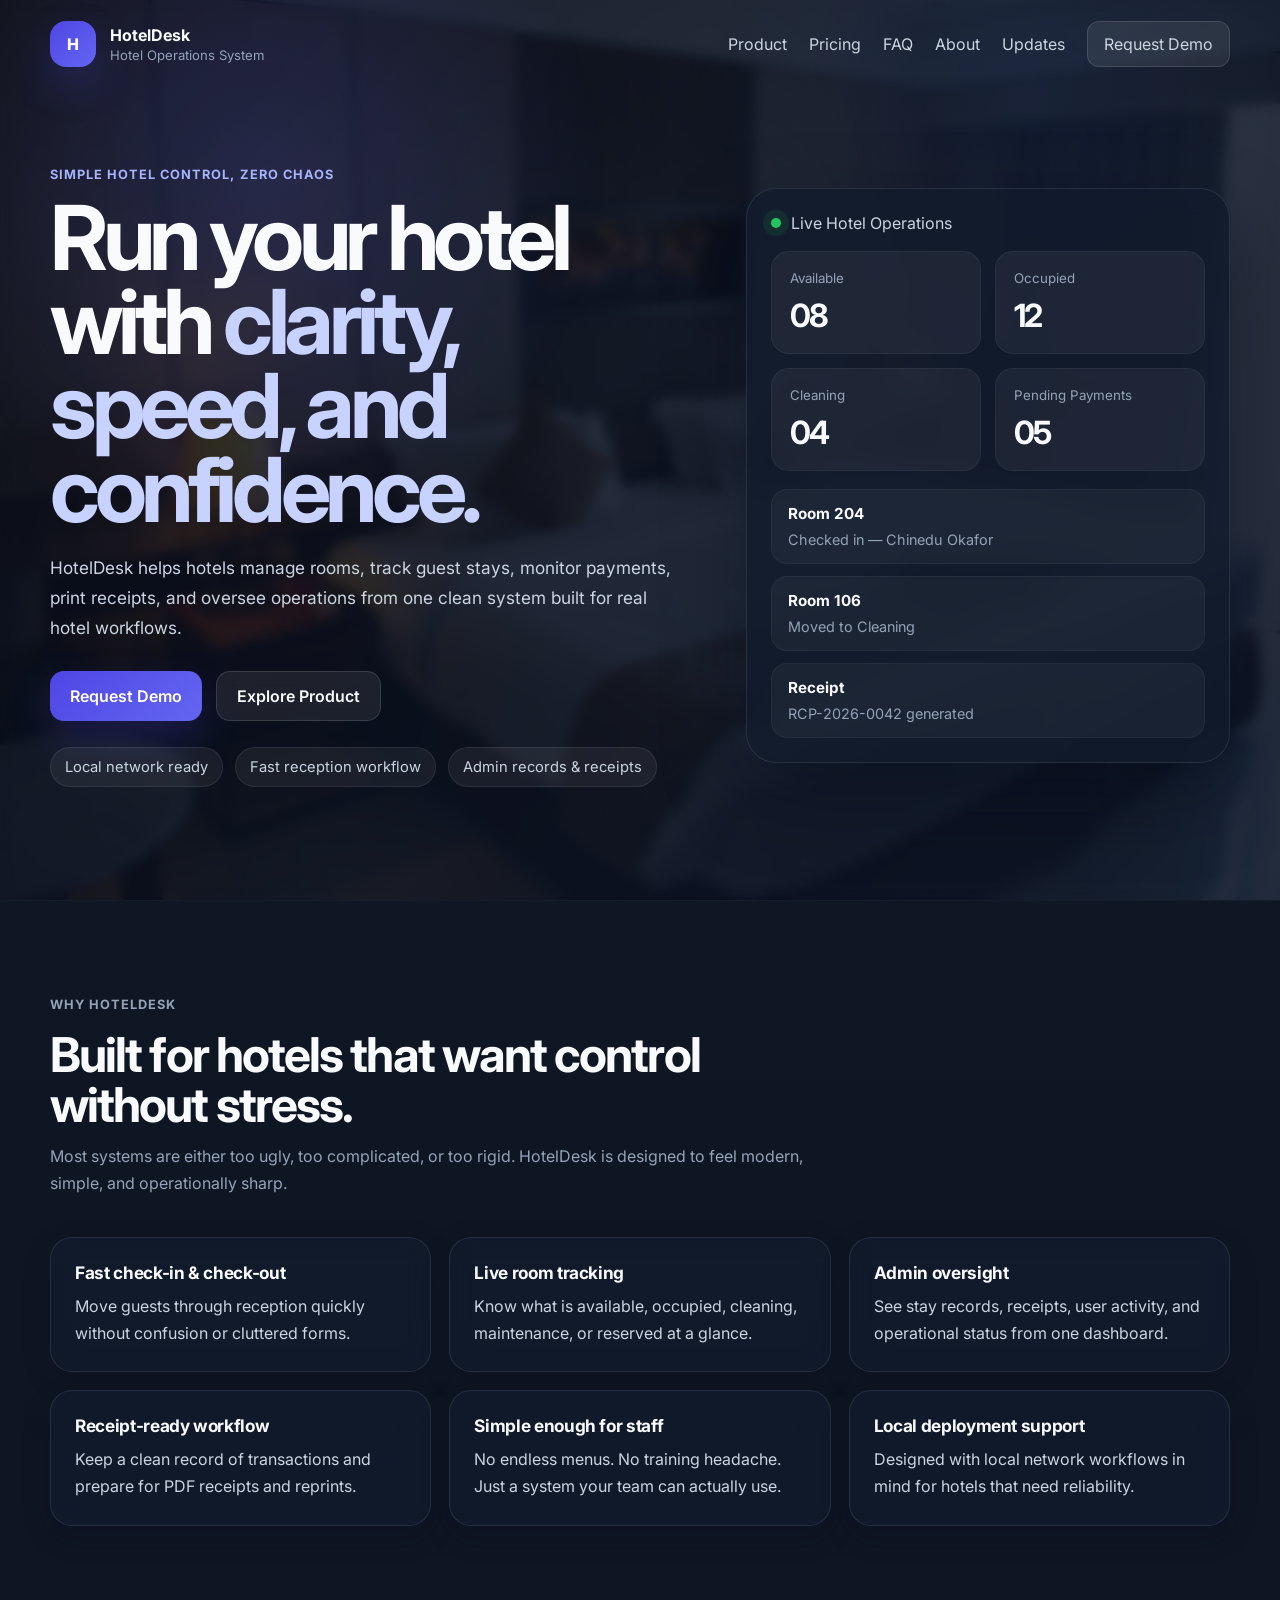
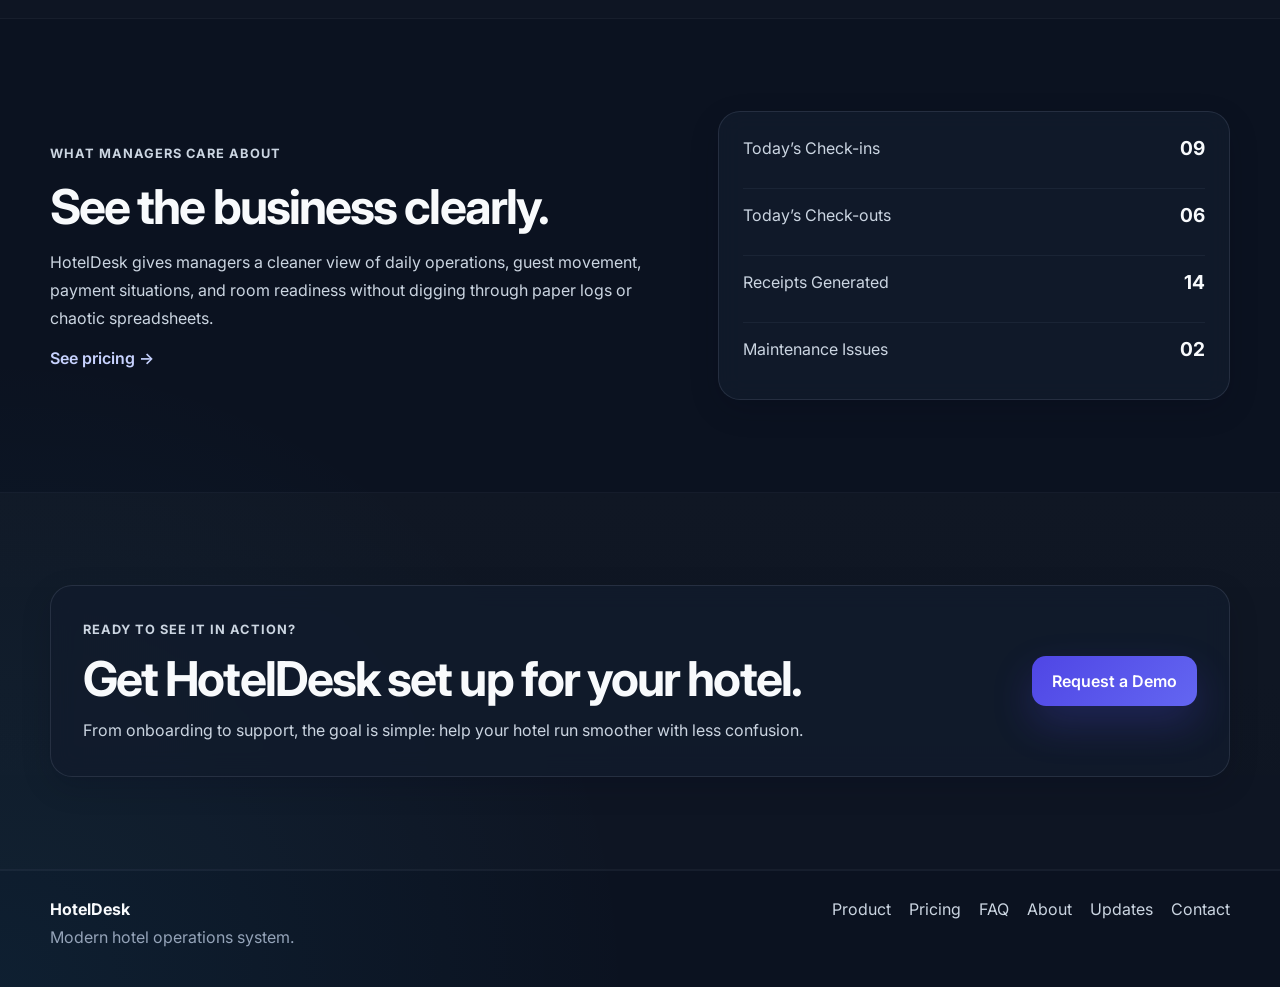
<file: index.html>
<!DOCTYPE html>
<html lang="en">
<head>
  <meta charset="UTF-8" />
  <meta name="viewport" content="width=device-width, initial-scale=1.0" />
  <title>HotelDesk — Modern Hotel Operations System</title>
  <link rel="preconnect" href="https://fonts.googleapis.com" />
  <link rel="preconnect" href="https://fonts.gstatic.com" crossorigin />
  <link
    href="https://fonts.googleapis.com/css2?family=Inter:wght@400;500;600;700;800&display=swap"
    rel="stylesheet"
  />
  <link rel="stylesheet" href="style.css" />
</head>
<body>
  <header class="site-header">
    <div class="container nav">
      <a href="index.html" class="brand">
        <div class="brand-mark">H</div>
        <div class="brand-text">
          <strong>HotelDesk</strong>
          <span>Hotel Operations System</span>
        </div>
      </a>

      <nav class="nav-links">
        <a href="product.html">Product</a>
        <a href="pricing.html">Pricing</a>
        <a href="faq.html">FAQ</a>
        <a href="about.html">About</a>
        <a href="updates.html">Updates</a>
        <a href="contact.html" class="nav-cta">Request Demo</a>
      </nav>
    </div>
  </header>

  <main>
    <section class="hero">
      <div class="hero-overlay"></div>
      <div class="container hero-content">
        <div class="hero-copy">
          <p class="eyebrow">Simple hotel control, zero chaos</p>
          <h1>
            Run your hotel with
            <span>clarity, speed, and confidence.</span>
          </h1>
          <p class="hero-text">
            HotelDesk helps hotels manage rooms, track guest stays, monitor payments,
            print receipts, and oversee operations from one clean system built for
            real hotel workflows.
          </p>

          <div class="hero-actions">
            <a href="contact.html" class="button button-primary">Request Demo</a>
            <a href="product.html" class="button button-secondary">Explore Product</a>
          </div>

          <div class="hero-points">
            <div class="hero-point">Local network ready</div>
            <div class="hero-point">Fast reception workflow</div>
            <div class="hero-point">Admin records & receipts</div>
          </div>
        </div>

        <div class="hero-card">
          <div class="hero-card-header">
            <span class="status-dot"></span>
            <span>Live Hotel Operations</span>
          </div>

          <div class="hero-metrics">
            <div class="metric-card">
              <small>Available</small>
              <strong>08</strong>
            </div>
            <div class="metric-card">
              <small>Occupied</small>
              <strong>12</strong>
            </div>
            <div class="metric-card">
              <small>Cleaning</small>
              <strong>04</strong>
            </div>
            <div class="metric-card">
              <small>Pending Payments</small>
              <strong>05</strong>
            </div>
          </div>

          <div class="hero-log">
            <div class="log-item">
              <strong>Room 204</strong>
              <span>Checked in — Chinedu Okafor</span>
            </div>
            <div class="log-item">
              <strong>Room 106</strong>
              <span>Moved to Cleaning</span>
            </div>
            <div class="log-item">
              <strong>Receipt</strong>
              <span>RCP-2026-0042 generated</span>
            </div>
          </div>
        </div>
      </div>
    </section>

    <section class="section section-dark">
      <div class="container">
        <div class="section-heading">
          <p class="eyebrow">Why HotelDesk</p>
          <h2>Built for hotels that want control without stress.</h2>
          <p>
            Most systems are either too ugly, too complicated, or too rigid.
            HotelDesk is designed to feel modern, simple, and operationally sharp.
          </p>
        </div>

        <div class="feature-grid">
          <article class="feature-card">
            <h3>Fast check-in & check-out</h3>
            <p>Move guests through reception quickly without confusion or cluttered forms.</p>
          </article>

          <article class="feature-card">
            <h3>Live room tracking</h3>
            <p>Know what is available, occupied, cleaning, maintenance, or reserved at a glance.</p>
          </article>

          <article class="feature-card">
            <h3>Admin oversight</h3>
            <p>See stay records, receipts, user activity, and operational status from one dashboard.</p>
          </article>

          <article class="feature-card">
            <h3>Receipt-ready workflow</h3>
            <p>Keep a clean record of transactions and prepare for PDF receipts and reprints.</p>
          </article>

          <article class="feature-card">
            <h3>Simple enough for staff</h3>
            <p>No endless menus. No training headache. Just a system your team can actually use.</p>
          </article>

          <article class="feature-card">
            <h3>Local deployment support</h3>
            <p>Designed with local network workflows in mind for hotels that need reliability.</p>
          </article>
        </div>
      </div>
    </section>

    <section class="section">
      <div class="container split-section">
        <div class="split-copy">
          <p class="eyebrow">What managers care about</p>
          <h2>See the business clearly.</h2>
          <p>
            HotelDesk gives managers a cleaner view of daily operations, guest movement,
            payment situations, and room readiness without digging through paper logs
            or chaotic spreadsheets.
          </p>
          <a href="pricing.html" class="text-link">See pricing →</a>
        </div>

        <div class="info-panel">
          <div class="info-row">
            <span>Today’s Check-ins</span>
            <strong>09</strong>
          </div>
          <div class="info-row">
            <span>Today’s Check-outs</span>
            <strong>06</strong>
          </div>
          <div class="info-row">
            <span>Receipts Generated</span>
            <strong>14</strong>
          </div>
          <div class="info-row">
            <span>Maintenance Issues</span>
            <strong>02</strong>
          </div>
        </div>
      </div>
    </section>

    <section class="section section-dark">
      <div class="container cta-panel">
        <div>
          <p class="eyebrow">Ready to see it in action?</p>
          <h2>Get HotelDesk set up for your hotel.</h2>
          <p>
            From onboarding to support, the goal is simple:
            help your hotel run smoother with less confusion.
          </p>
        </div>
        <a href="contact.html" class="button button-primary">Request a Demo</a>
      </div>
    </section>
  </main>

  <footer class="site-footer">
    <div class="container footer-content">
      <div>
        <strong>HotelDesk</strong>
        <p>Modern hotel operations system.</p>
      </div>

      <div class="footer-links">
        <a href="product.html">Product</a>
        <a href="pricing.html">Pricing</a>
        <a href="faq.html">FAQ</a>
        <a href="about.html">About</a>
        <a href="updates.html">Updates</a>
        <a href="contact.html">Contact</a>
      </div>
    </div>
  </footer>
</body>
</html>
</file>
<file: style.css>
:root {
  --bg: #0b1220;
  --bg-soft: #10192b;
  --panel: rgba(18, 27, 45, 0.82);
  --panel-solid: rgba(20, 31, 52, 0.96);
  --line: rgba(148, 163, 184, 0.16);

  --text: #f8fafc;
  --text-soft: #cbd5e1;
  --text-muted: #94a3b8;

  --primary: #4f46e5;
  --primary-2: #6366f1;
  --glow: rgba(79, 70, 229, 0.24);

  --radius-sm: 14px;
  --radius-md: 22px;
  --radius-lg: 30px;

  --shadow-sm: 0 10px 30px rgba(2, 8, 23, 0.16);
  --shadow-md: 0 24px 60px rgba(2, 8, 23, 0.24);
  --shadow-lg: 0 32px 80px rgba(2, 8, 23, 0.34);

  --container: 1180px;
}

*,
*::before,
*::after {
  box-sizing: border-box;
}

html {
  scroll-behavior: smooth;
}

body {
  margin: 0;
  font-family: "Inter", sans-serif;
  color: var(--text);
  background:
    radial-gradient(circle at top right, rgba(79, 70, 229, 0.14), transparent 26%),
    radial-gradient(circle at bottom left, rgba(56, 189, 248, 0.08), transparent 22%),
    var(--bg);
  -webkit-font-smoothing: antialiased;
  text-rendering: optimizeLegibility;
}

a {
  color: inherit;
  text-decoration: none;
}

h1,
h2,
h3,
p {
  margin: 0;
}

.container {
  width: min(calc(100% - 48px), var(--container));
  margin: 0 auto;
}

.site-header {
  position: absolute;
  inset: 0 0 auto 0;
  z-index: 20;
}

.nav {
  min-height: 88px;
  display: flex;
  align-items: center;
  justify-content: space-between;
  gap: 20px;
}

.brand {
  display: inline-flex;
  align-items: center;
  gap: 14px;
}

.brand-mark {
  width: 46px;
  height: 46px;
  border-radius: 16px;
  display: grid;
  place-items: center;
  font-weight: 800;
  background: linear-gradient(135deg, var(--primary), var(--primary-2));
  box-shadow: 0 18px 40px var(--glow);
}

.brand-text {
  display: flex;
  flex-direction: column;
  gap: 2px;
}

.brand-text strong {
  font-size: 1rem;
}

.brand-text span {
  font-size: 0.82rem;
  color: var(--text-muted);
}

.nav-links {
  display: flex;
  align-items: center;
  gap: 22px;
  color: var(--text-soft);
}

.nav-links a:hover {
  color: var(--text);
}

.nav-cta {
  padding: 12px 16px;
  border-radius: 12px;
  background: rgba(255, 255, 255, 0.08);
  border: 1px solid rgba(255, 255, 255, 0.12);
}

.hero {
  position: relative;
  min-height: 100vh;
  overflow: hidden;
  background:
    linear-gradient(135deg, rgba(8, 12, 24, 0.84), rgba(13, 22, 40, 0.9)),
    url("hero.jpg") center/cover no-repeat;
}

.hero::before {
  content: "";
  position: absolute;
  inset: 0;
  backdrop-filter: blur(6px);
  -webkit-backdrop-filter: blur(6px);
}

.hero-overlay {
  position: absolute;
  inset: 0;
  background:
    radial-gradient(circle at 20% 20%, rgba(99, 102, 241, 0.18), transparent 28%),
    radial-gradient(circle at 80% 10%, rgba(59, 130, 246, 0.08), transparent 24%);
}

.hero-content {
  position: relative;
  z-index: 2;
  min-height: 100vh;
  display: grid;
  grid-template-columns: minmax(0, 1.15fr) minmax(320px, 0.85fr);
  align-items: center;
  gap: 40px;
  padding: 120px 0 70px;
}

.eyebrow {
  display: inline-block;
  margin-bottom: 14px;
  font-size: 0.8rem;
  font-weight: 700;
  letter-spacing: 0.08em;
  text-transform: uppercase;
  color: #a5b4fc;
}

.hero-copy h1 {
  font-size: clamp(3rem, 7vw, 5.8rem);
  line-height: 0.94;
  letter-spacing: -0.06em;
  margin-bottom: 20px;
  max-width: 780px;
}

.hero-copy h1 span {
  color: #c7d2fe;
}

.hero-text {
  max-width: 640px;
  font-size: 1.08rem;
  line-height: 1.75;
  color: var(--text-soft);
  margin-bottom: 28px;
}

.hero-actions {
  display: flex;
  align-items: center;
  gap: 14px;
  flex-wrap: wrap;
  margin-bottom: 26px;
}

.button {
  min-height: 50px;
  padding: 0 20px;
  border-radius: 14px;
  display: inline-flex;
  align-items: center;
  justify-content: center;
  font-weight: 600;
  transition:
    transform 0.22s ease,
    box-shadow 0.22s ease,
    background-color 0.22s ease,
    border-color 0.22s ease;
}

.button:hover {
  transform: translateY(-1px);
}

.button-primary {
  color: #fff;
  background: linear-gradient(135deg, var(--primary), var(--primary-2));
  box-shadow: 0 18px 40px var(--glow);
}

.button-secondary {
  color: var(--text);
  background: rgba(255, 255, 255, 0.08);
  border: 1px solid rgba(255, 255, 255, 0.12);
  backdrop-filter: blur(10px);
  -webkit-backdrop-filter: blur(10px);
}

.hero-points {
  display: flex;
  flex-wrap: wrap;
  gap: 12px;
}

.hero-point {
  padding: 10px 14px;
  border-radius: 999px;
  background: rgba(255, 255, 255, 0.06);
  border: 1px solid rgba(255, 255, 255, 0.08);
  color: var(--text-soft);
  font-size: 0.92rem;
}

.hero-card {
  background: var(--panel);
  border: 1px solid var(--line);
  border-radius: var(--radius-lg);
  padding: 24px;
  box-shadow: var(--shadow-lg);
  backdrop-filter: blur(14px);
  -webkit-backdrop-filter: blur(14px);
}

.hero-card-header {
  display: flex;
  align-items: center;
  gap: 10px;
  color: var(--text-soft);
  margin-bottom: 18px;
}

.status-dot {
  width: 10px;
  height: 10px;
  border-radius: 999px;
  background: #22c55e;
  box-shadow: 0 0 0 8px rgba(34, 197, 94, 0.1);
}

.hero-metrics {
  display: grid;
  grid-template-columns: repeat(2, minmax(0, 1fr));
  gap: 14px;
  margin-bottom: 18px;
}

.metric-card {
  background: rgba(255, 255, 255, 0.05);
  border: 1px solid rgba(148, 163, 184, 0.08);
  border-radius: 18px;
  padding: 18px;
}

.metric-card small {
  display: block;
  color: var(--text-muted);
  margin-bottom: 10px;
}

.metric-card strong {
  font-size: 2rem;
  letter-spacing: -0.04em;
}

.hero-log {
  display: grid;
  gap: 12px;
}

.log-item {
  background: rgba(255, 255, 255, 0.04);
  border-radius: 16px;
  padding: 14px 16px;
  border: 1px solid rgba(148, 163, 184, 0.08);
}

.log-item strong {
  display: block;
  margin-bottom: 6px;
  font-size: 0.95rem;
}

.log-item span {
  color: var(--text-muted);
  font-size: 0.9rem;
}

.section {
  padding: 92px 0;
}

.section-dark {
  background:
    linear-gradient(180deg, rgba(255, 255, 255, 0.02), rgba(255, 255, 255, 0.01));
  border-top: 1px solid rgba(148, 163, 184, 0.05);
  border-bottom: 1px solid rgba(148, 163, 184, 0.05);
}

.section-heading {
  max-width: 760px;
  margin-bottom: 40px;
}

.section-heading h2 {
  font-size: clamp(2rem, 4vw, 3rem);
  line-height: 1.05;
  letter-spacing: -0.04em;
  margin-bottom: 12px;
}

.section-heading p {
  color: var(--text-muted);
  line-height: 1.7;
}

.feature-grid {
  display: grid;
  grid-template-columns: repeat(3, minmax(0, 1fr));
  gap: 18px;
}

.feature-card,
.info-panel,
.cta-panel,
.why__item {
  background: var(--panel);
  border: 1px solid var(--line);
  border-radius: var(--radius-md);
  box-shadow: var(--shadow-sm);
  backdrop-filter: blur(12px);
  -webkit-backdrop-filter: blur(12px);
}

.feature-card {
  padding: 24px;
}

.feature-card h3 {
  margin-bottom: 10px;
  font-size: 1.08rem;
  letter-spacing: -0.02em;
}

.feature-card p {
  color: var(--text-soft);
  line-height: 1.7;
}

.split-section {
  display: grid;
  grid-template-columns: minmax(0, 1fr) minmax(320px, 0.8fr);
  gap: 28px;
  align-items: center;
}

.split-copy h2 {
  font-size: clamp(2rem, 4vw, 3rem);
  line-height: 1.05;
  letter-spacing: -0.04em;
  margin-bottom: 16px;
}

.split-copy p {
  color: var(--text-soft);
  line-height: 1.75;
  margin-bottom: 16px;
}

.text-link {
  color: #c7d2fe;
  font-weight: 600;
}

.info-panel {
  padding: 24px;
  display: grid;
  gap: 14px;
}

.info-row {
  display: flex;
  align-items: center;
  justify-content: space-between;
  gap: 14px;
  padding: 14px 0;
  border-top: 1px solid rgba(148, 163, 184, 0.08);
}

.info-row:first-child {
  border-top: 0;
  padding-top: 0;
}

.info-row span {
  color: var(--text-soft);
}

.info-row strong {
  font-size: 1.2rem;
}

.cta-panel {
  padding: 32px;
  display: flex;
  align-items: center;
  justify-content: space-between;
  gap: 24px;
}

.cta-panel h2 {
  font-size: clamp(2rem, 4vw, 3rem);
  line-height: 1.05;
  letter-spacing: -0.04em;
  margin-bottom: 12px;
}

.cta-panel p {
  color: var(--text-soft);
  line-height: 1.7;
  max-width: 720px;
}

.site-footer {
  padding: 28px 0 40px;
  border-top: 1px solid rgba(148, 163, 184, 0.08);
}

.footer-content {
  display: flex;
  align-items: flex-start;
  justify-content: space-between;
  gap: 20px;
}

.footer-content p {
  color: var(--text-muted);
  margin-top: 8px;
}

.footer-links {
  display: flex;
  flex-wrap: wrap;
  gap: 18px;
  color: var(--text-soft);
}

@media (max-width: 1100px) {
  .hero-content,
  .split-section {
    grid-template-columns: 1fr;
  }

  .feature-grid {
    grid-template-columns: repeat(2, minmax(0, 1fr));
  }

  .hero-card {
    max-width: 640px;
  }
}

@media (max-width: 720px) {
  .container,
  .nav,
  .hero-content {
    width: calc(100% - 24px);
  }

  .nav {
    min-height: 76px;
    flex-direction: column;
    justify-content: center;
    align-items: flex-start;
    padding: 12px 0;
  }

  .nav-links {
    flex-wrap: wrap;
    gap: 14px;
  }

  .hero-content {
    padding: 140px 0 72px;
  }

  .hero-text {
    font-size: 1rem;
  }

  .hero-actions {
    flex-direction: column;
    align-items: stretch;
  }

  .button {
    width: 100%;
  }

  .feature-grid,
  .hero-metrics {
    grid-template-columns: 1fr;
  }

  .cta-panel,
  .footer-content {
    flex-direction: column;
    align-items: flex-start;
  }

  .section {
    padding: 72px 0;
  }
}

.price-note {
  color: var(--text-muted);
  line-height: 1.6;
  margin-bottom: 16px;
}

.faq-list {
  display: grid;
  gap: 18px;
}

.faq-item {
  padding: 24px;
  background: var(--panel);
  border: 1px solid var(--line);
  border-radius: var(--radius-md);
  box-shadow: var(--shadow-sm);
  backdrop-filter: blur(12px);
  -webkit-backdrop-filter: blur(12px);
}

.faq-item h3 {
  margin-bottom: 10px;
  font-size: 1.08rem;
  letter-spacing: -0.02em;
}

.faq-item p {
  color: var(--text-soft);
  line-height: 1.7;
}

.hero--inner {
  min-height: 68vh;
  background:
    linear-gradient(135deg, rgba(8, 12, 24, 0.88), rgba(13, 22, 40, 0.92)),
    url("assets/images/hotel-product-hero.jpg") center/cover no-repeat;
}

.hero-content--inner {
  min-height: 68vh;
  padding: 140px 0 72px;
  grid-template-columns: 1fr;
}

.hero-content--inner .hero-copy {
  max-width: 820px;
}

.pricing {
  display: grid;
  grid-template-columns: repeat(3, minmax(0, 1fr));
  gap: 18px;
}

.price-card {
  padding: 28px;
  background: var(--panel);
  border: 1px solid var(--line);
  border-radius: var(--radius-md);
  box-shadow: var(--shadow-sm);
  backdrop-filter: blur(12px);
  -webkit-backdrop-filter: blur(12px);
}

.price-card h3 {
  margin-bottom: 10px;
  font-size: 1.08rem;
  letter-spacing: -0.02em;
}

.price {
  font-size: 2.4rem;
  line-height: 1;
  letter-spacing: -0.05em;
  font-weight: 800;
  margin: 10px 0 18px;
}

.price-card ul {
  margin: 0;
  padding-left: 1.1rem;
  display: grid;
  gap: 10px;
}

.price-card li {
  color: var(--text-soft);
  line-height: 1.65;
}

.price-card--highlight {
  border-color: rgba(99, 102, 241, 0.28);
  box-shadow:
    0 0 0 1px rgba(99, 102, 241, 0.08),
    0 24px 60px rgba(79, 70, 229, 0.18);
  transform: translateY(-6px);
}

@media (max-width: 1100px) {
  .pricing {
    grid-template-columns: 1fr;
  }

  .price-card--highlight {
    transform: none;
  }
}
@media (max-width: 720px) {
  .site-header {
    position: absolute;
    inset: 0 0 auto 0;
    background: rgba(11, 18, 32, 0.72);
    backdrop-filter: blur(10px);
    -webkit-backdrop-filter: blur(10px);
  }

  .nav {
    min-height: auto;
    flex-direction: column;
    align-items: flex-start;
    justify-content: center;
    gap: 12px;
    padding: 14px 0 16px;
  }

  .nav-links {
    width: 100%;
    display: flex;
    flex-wrap: wrap;
    gap: 10px 14px;
  }

  .nav-cta {
    margin-top: 2px;
  }

  .hero-content {
    padding: 190px 0 72px;
  }

  .hero-content--inner {
    padding: 210px 0 72px;
  }

  .hero-copy h1 {
    font-size: clamp(2.3rem, 12vw, 3.4rem);
    line-height: 0.98;
  }

  .hero-text {
    max-width: 100%;
  }
}
.contact-form {
  display: grid;
  gap: 16px;
}

.form-group {
  display: grid;
  gap: 8px;
}

.form-group label {
  font-size: 0.92rem;
  font-weight: 600;
  color: var(--text-soft);
}

.form-group input,
.form-group select,
.form-group textarea {
  width: 100%;
  border: 1px solid rgba(148, 163, 184, 0.12);
  background: rgba(255, 255, 255, 0.05);
  color: var(--text);
  border-radius: 14px;
  padding: 14px 16px;
  font: inherit;
  outline: none;
  transition: border-color 0.22s ease, box-shadow 0.22s ease, background-color 0.22s ease;
}

.form-group input::placeholder,
.form-group textarea::placeholder {
  color: var(--text-muted);
}

.form-group input:focus,
.form-group select:focus,
.form-group textarea:focus {
  border-color: rgba(99, 102, 241, 0.55);
  box-shadow: 0 0 0 4px rgba(79, 70, 229, 0.12);
  background: rgba(255, 255, 255, 0.07);
}

.form-group textarea {
  resize: vertical;
  min-height: 120px;
}

.contact-form .button {
  width: 100%;
  margin-top: 6px;
}

/* WhatsApp Chat Button */
.button-whatsapp {
  display: inline-block;
  background-color: #25D366; /* WhatsApp green */
  color: white;
  font-weight: 600;
  text-align: center;
  padding: 0.75rem 1.5rem;
  border-radius: 6px;
  text-decoration: none;
  transition: background-color 0.2s ease-in-out, transform 0.1s ease;
  cursor: pointer;
  border: none;
}

.button-whatsapp:hover {
  background-color: #1ebe5b; /* Slightly darker green on hover */
  transform: scale(1.05);
}

.button-whatsapp:active {
  transform: scale(0.98);
}
</file>
